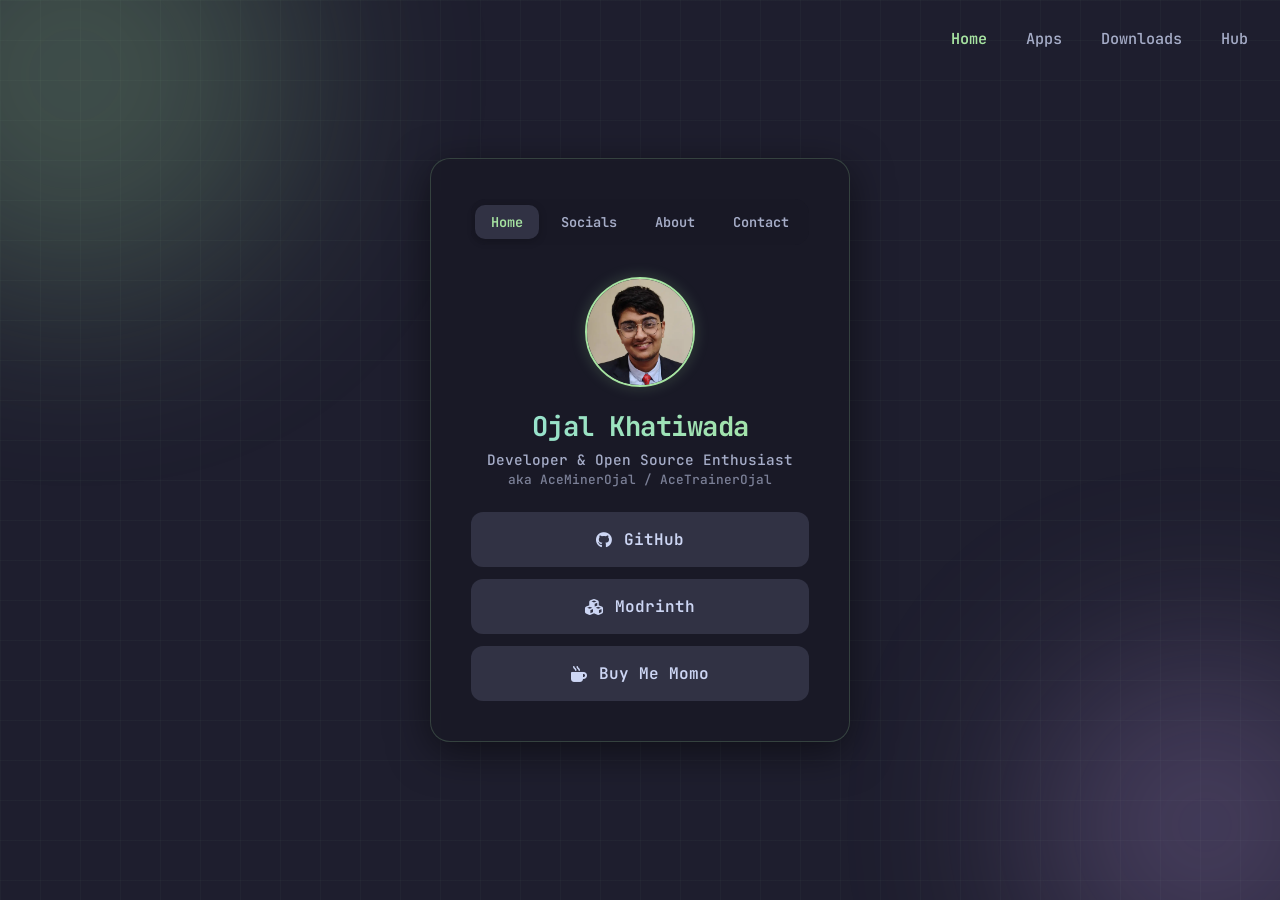
<file: index.html>
<!doctype html>
<html lang="en">
  <head>
    <meta charset="UTF-8" />
    <meta name="viewport" content="width=device-width, initial-scale=1.0" />

    <title>Ojal Khatiwada | AceMinerOjal | AceTrainerOjal</title>
    <meta name="robots" content="index, follow" />
    <meta
      name="description"
      content="Official portal of Ojal Khatiwada, also known as AceMinerOjal and AceTrainerOjal. Computer Science student, Arch Linux enthusiast, and Minecraft mod creator."
    />
    <meta
      name="keywords"
      content="Ojal Khatiwada, AceMinerOjal, AceTrainerOjal, Arch Linux, Hyprland, Minecraft Mods"
    />

    <meta
      property="og:title"
      content="Ojal Khatiwada (AceMinerOjal / AceTrainerOjal)"
    />
    <meta property="og:type" content="website" />
    <meta
      property="og:description"
      content="Developer & Open Source Enthusiast based in Nepal. Exploring Arch Linux and Minecraft modding."
    />
    <meta property="og:image" content="/favicon.ico" />
    <meta property="og:url" content="https://ojalkhatiwada.com.np" />

    <meta name="google-adsense-account" content="ca-pub-9043552187427888" />
    <script
      async
      src="https://pagead2.googlesyndication.com/pagead/js/adsbygoogle.js?client=ca-pub-9043552187427888"
      crossorigin="anonymous"
    ></script>

    <script type="application/ld+json">
      {
        "@context": "https://schema.org",
        "@type": "Person",
        "name": "Ojal Khatiwada",
        "alternateName": ["AceMinerOjal", "AceTrainerOjal", "AceOjal"],
        "url": "https://ojalkhatiwada.com.np",
        "image": "https://ojalkhatiwada.com.np/favicon.ico",
        "jobTitle": "Developer",
        "description": "Computer Science student and Open Source Developer specialized in Java, Lua, and Minecraft modding.",
        "sameAs": [
          "https://github.com/AceMinerOjal",
          "https://modrinth.com/user/AceMinerOjal",
          "https://www.instagram.com/ojalkhatiwada",
          "https://x.com/AceOjal"
        ]
      }
    </script>

    <link rel="icon" type="image/jpeg" href="/favicon.ico" />

    <link
      rel="stylesheet"
      href="https://cdnjs.cloudflare.com/ajax/libs/font-awesome/6.5.1/css/all.min.css"
    />
    <link rel="canonical" href="https://ojalkhatiwada.com.np/" />

    <link rel="stylesheet" href="/assets/css/style.css" />
  </head>
  <body>
    <div class="top-nav">
      <a href="/" class="nav-link active">Home</a>
      <a href="/apps/" class="nav-link">Apps</a>
      <a href="/downloads/" class="nav-link">Downloads</a>
      <a href="/hub/" class="nav-link">Hub</a>
    </div>
    <main>
      <div class="tabs">
        <button
          type="button"
          class="tab-btn active"
          onclick="showPage(event, 'home')"
        >
          Home
        </button>
        <button
          type="button"
          class="tab-btn"
          onclick="showPage(event, 'socials')"
        >
          Socials
        </button>
        <button
          type="button"
          class="tab-btn"
          onclick="showPage(event, 'about')"
        >
          About
        </button>
        <button
          type="button"
          class="tab-btn"
          onclick="showPage(event, 'contact')"
        >
          Contact
        </button>
      </div>

      <section id="home" class="page active">
        <img
          src="/assets/images/the-goat.webp"
          alt="Ojal Khatiwada (AceMinerOjal)"
          class="profile-pic"
        />
        <h1>Ojal Khatiwada</h1>
        <p class="tagline">
          Developer & Open Source Enthusiast<br />
          <span class="alias-text">aka AceMinerOjal / AceTrainerOjal</span>
        </p>
        <nav>
          <a
            href="https://github.com/AceMinerOjal"
            class="link-card"
            target="_blank"
            rel="noopener noreferrer"
          >
            <i class="fab fa-github"></i> <span>GitHub</span>
          </a>
          <a
            href="https://modrinth.com/user/AceMinerOjal"
            class="link-card"
            target="_blank"
            rel="noopener noreferrer"
          >
            <i class="fas fa-cubes"></i> <span>Modrinth</span>
          </a>
          <a
            href="https://buymemomo.com/AceTrainerOjal"
            class="link-card"
            target="_blank"
            rel="noopener noreferrer"
          >
            <i class="fas fa-mug-hot"></i> <span>Buy Me Momo</span>
          </a>
        </nav>
      </section>

      <section id="socials" class="page">
        <h2>Socials</h2>
        <nav>
          <a
            href="https://www.instagram.com/ojalkhatiwada"
            class="link-card"
            target="_blank"
            rel="noopener noreferrer"
          >
            <i class="fab fa-instagram"></i> <span>Instagram</span>
          </a>
          <a
            href="https://x.com/AceOjal"
            class="link-card"
            target="_blank"
            rel="noopener noreferrer"
          >
            <i class="fab fa-x-twitter"></i> <span>Twitter / X</span>
          </a>
        </nav>
      </section>

      <section id="about" class="page">
        <h2>About Ojal</h2>
        <p class="copy-text">
          As a Computer Science student, I find my peace in the terminal, where
          Arch Linux provides the clean slate I crave and Hyprland offers the
          perfect canvas for my workspace. My days are a rhythmic blend of
          crafting Minecraft mods for Modrinth, building games in Java or Lua,
          and the perpetual, obsessive refinement of my Neovim keybinds. It is a
          minimalist existence built on the quiet satisfaction of a custom
          dotfile, where every shortcut is a stroke of efficiency.
        </p>
      </section>

      <section id="contact" class="page">
        <h2>Contact</h2>
        <div class="grid">
          <div
            class="item-card"
            onclick="
              copyText('contact@ojalkhatiwada.com.np', 'Email address copied!')
            "
          >
            <i class="fas fa-envelope"></i> <span>Copy Email</span>
          </div>
          <div
            class="item-card"
            onclick="
              copyText('@acetrainerojal:matrix.org', 'Matrix ID copied!')
            "
          >
            <i class="fas fa-comments"></i> <span>Copy Matrix ID</span>
          </div>
          <a
            href="https://matrix.to/#/@acetrainerojal:matrix.org"
            class="item-card no-underline"
            target="_blank"
            rel="noopener noreferrer"
          >
            <i class="fas fa-external-link-alt"></i>
            <span>Message on Element</span>
          </a>
        </div>
        <p id="copy-toast" class="toast"></p>
      </section>
    </main>

    <script>
      function showPage(event, pageId) {
        document
          .querySelectorAll(".page")
          .forEach((p) => p.classList.remove("active"));
        document
          .querySelectorAll(".tab-btn")
          .forEach((b) => b.classList.remove("active"));

        document.getElementById(pageId).classList.add("active");
        event.currentTarget.classList.add("active");
      }

      function copyText(text, message) {
        navigator.clipboard.writeText(text).then(() => {
          const toast = document.getElementById("copy-toast");
          toast.innerText = message;
          toast.classList.add("show");
          setTimeout(() => toast.classList.remove("show"), 2000);
        });
      }
    </script>
  </body>
</html>
</file>
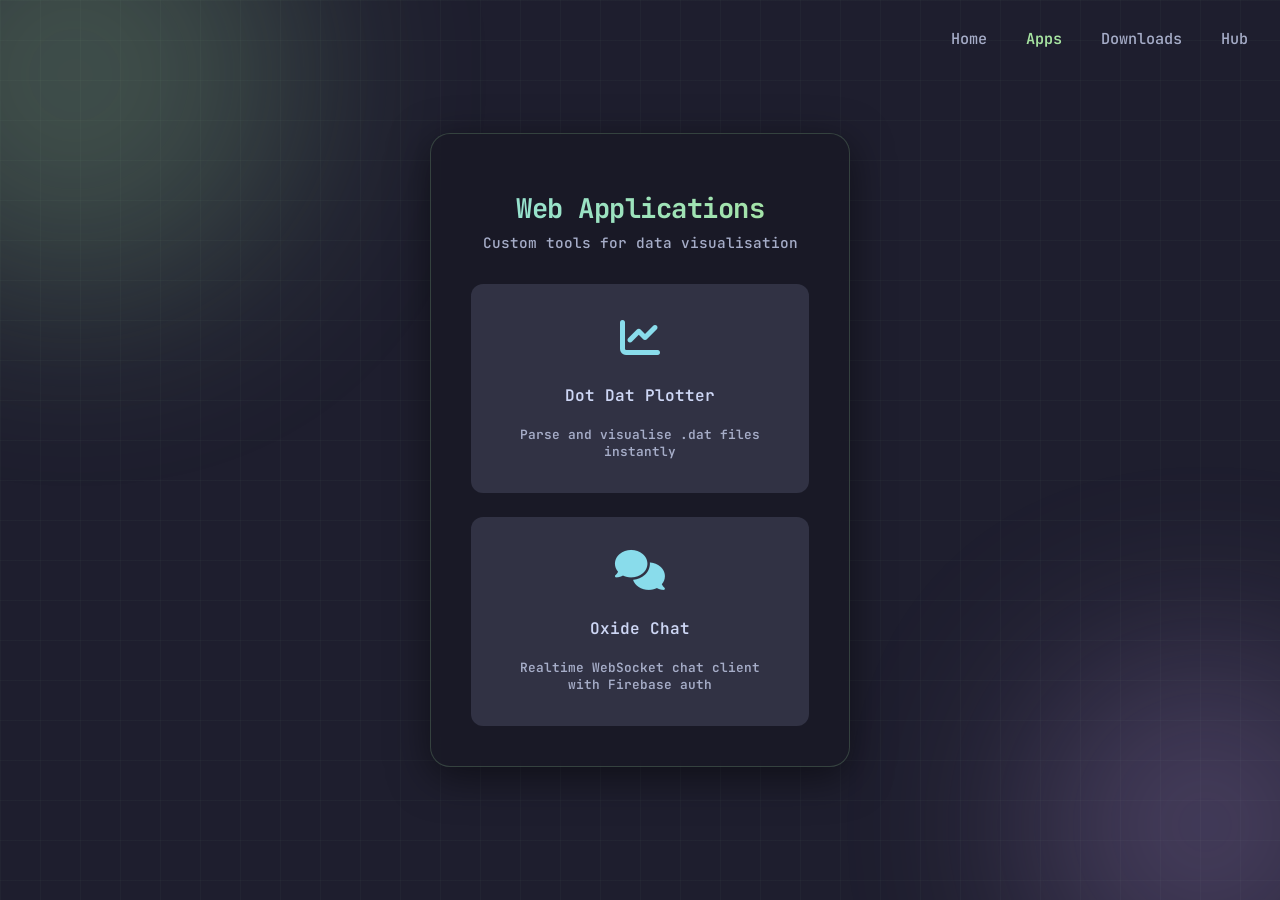
<file: apps/index.html>
<!doctype html>
<html lang="en">
  <head>
    <meta charset="UTF-8" />
    <meta name="viewport" content="width=device-width, initial-scale=1.0" />
    <title>Apps</title>
    <meta name="robots" content="index, follow" />
    <meta name="google-adsense-account" content="ca-pub-9043552187427888" />
    <script
      async
      src="https://pagead2.googlesyndication.com/pagead/js/adsbygoogle.js?client=ca-pub-9043552187427888"
      crossorigin="anonymous"
    ></script>
    <link
      rel="stylesheet"
      href="https://cdnjs.cloudflare.com/ajax/libs/font-awesome/6.5.1/css/all.min.css"
    />
    <link rel="canonical" href="https://ojalkhatiwada.com.np/apps/" />
    <link rel="stylesheet" href="/assets/css/style.css" />
    <link rel="icon" type="image/jpeg" href="/favicon.ico" />
  </head>
  <body>
    <div class="top-nav">
      <a href="/" class="nav-link">Home</a>
      <a href="/apps/" class="nav-link active">Apps</a>
      <a href="/downloads/" class="nav-link">Downloads</a>
      <a href="/hub/" class="nav-link">Hub</a>
    </div>

    <main>
      <section id="apps" class="page active">
        <h1>Web Applications</h1>
        <p class="tagline">Custom tools for data visualisation</p>

        <div class="grid">
          <a href="/web-apps/dot-dat-plotter/" class="item-card">
            <i class="fas fa-chart-line"></i>
            <span>Dot Dat Plotter</span>
            <p class="apps-card-desc">Parse and visualise .dat files instantly</p>
          </a>
          <a href="/web-apps/oxide-chat/" class="item-card">
            <i class="fas fa-comments"></i>
            <span>Oxide Chat</span>
            <p class="apps-card-desc">Realtime WebSocket chat client with Firebase auth</p>
          </a>
        </div>
      </section>
    </main>

  </body>
</html>
</file>
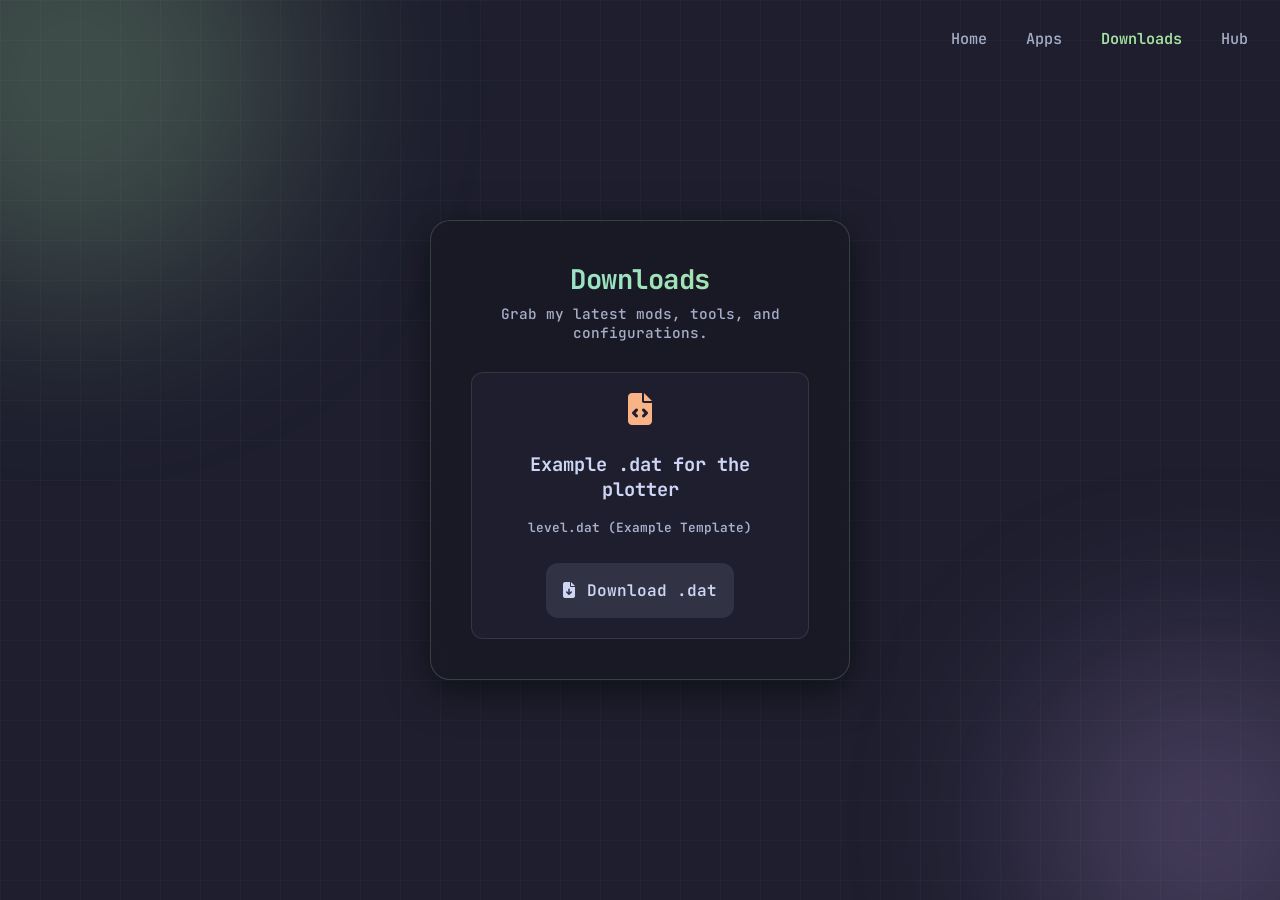
<file: downloads/index.html>
<!doctype html>
<html lang="en">
  <head>
    <meta charset="UTF-8" />
    <meta name="viewport" content="width=device-width, initial-scale=1.0" />
    <title>Downloads</title>
    <meta name="robots" content="index, follow" />
    <meta name="google-adsense-account" content="ca-pub-9043552187427888" />
    <script
      async
      src="https://pagead2.googlesyndication.com/pagead/js/adsbygoogle.js?client=ca-pub-9043552187427888"
      crossorigin="anonymous"
    ></script>

    <link
      rel="stylesheet"
      href="https://cdnjs.cloudflare.com/ajax/libs/font-awesome/6.5.1/css/all.min.css"
    />
    <link
      rel="canonical"
      href="https://ojalkhatiwada.com.np/downloads/"
    />
    <link rel="stylesheet" href="/assets/css/style.css" />
    <link rel="icon" type="image/jpeg" href="/favicon.ico" />
  </head>
  <body>
    <div class="top-nav">
      <a href="/" class="nav-link">Home</a>
      <a href="/apps/" class="nav-link">Apps</a>
      <a href="/downloads/" class="nav-link active">Downloads</a>
      <a href="/hub/" class="nav-link">Hub</a>
    </div>

    <main>
      <section id="downloads" class="page active">
        <h1>Downloads</h1>
        <p class="tagline">Grab my latest mods, tools, and configurations.</p>

        <div class="grid">
          <div class="item-card">
            <i class="fas fa-file-code download-file-icon"></i>
            <h3>Example .dat for the plotter</h3>
            <p class="download-item-desc">level.dat (Example Template)</p>

            <a
              href="/downloads/files/example.dat"
              download="example.dat"
              class="link-card"
            >
              <i class="fas fa-file-arrow-down"></i>
              <span>Download .dat</span>
            </a>
          </div>
        </div>
      </section>
    </main>

  </body>
</html>
</file>
<file: assets/css/style.css>
@import url("https://fonts.googleapis.com/css2?family=JetBrains+Mono:ital,wght@0,100..800;1,100..800&display=swap");

:root {
  --base: #1e1e2e;
  --mantle: #181825;
  --surface0: #313244;
  --text: #cdd6f4;
  --subtext0: #a6adc8;
  --subtext1: #bac2de;
  --green: #a6e3a1;
  --teal: #94e2d5;
  --sky: #89dceb;
  --mauve: #cba6f7;
}

* {
  margin: 0;
  padding: 0;
  box-sizing: border-box;
}

body {
  min-height: 100vh;
  font-family: "JetBrains Mono", monospace;
  display: flex;
  justify-content: center;
  align-items: center;
  padding: 1.5rem;
  color: var(--text);
  background-color: var(--base);
  overflow-x: hidden;
  background-image:
    linear-gradient(rgba(166, 227, 161, 0.03) 1px, transparent 1px),
    linear-gradient(90deg, rgba(166, 227, 161, 0.03) 1px, transparent 1px);
  background-size: 40px 40px;
  background-attachment: fixed;
}

body::before,
body::after {
  content: "";
  position: fixed;
  border-radius: 50%;
  filter: blur(100px);
  z-index: -1;
  opacity: 0.25;
  animation: float 25s infinite alternate ease-in-out;
  pointer-events: none;
}

body::before {
  width: 450px;
  height: 450px;
  background: var(--green);
  top: -150px;
  left: -150px;
}

body::after {
  width: 350px;
  height: 350px;
  background: var(--mauve);
  bottom: -100px;
  right: -100px;
  animation-delay: -7s;
}

@keyframes float {
  0% {
    transform: translate(0, 0) scale(1);
  }
  50% {
    transform: translate(120px, 80px) scale(1.1);
  }
  100% {
    transform: translate(-80px, 120px) scale(0.9);
  }
}

main {
  text-align: center;
  background: rgba(24, 24, 37, 0.75);
  backdrop-filter: blur(12px);
  padding: 2.5rem;
  border-radius: 20px;
  max-width: 420px;
  width: 100%;
  border: 1px solid rgba(166, 227, 161, 0.2);
  box-shadow: 0 10px 40px rgba(0, 0, 0, 0.5);
  animation: entry 0.6s cubic-bezier(0.16, 1, 0.3, 1);
  position: relative;
  z-index: 10;
}

@keyframes entry {
  from {
    opacity: 0;
    transform: translateY(20px) scale(0.98);
  }
  to {
    opacity: 1;
    transform: translateY(0) scale(1);
  }
}

/* Tab Navigation */
.tabs {
  display: flex;
  justify-content: center;
  gap: 6px;
  margin-bottom: 2rem;
  background: var(--mantle);
  padding: 6px;
  border-radius: 14px;
}

.tab-btn {
  background: transparent;
  border: none;
  color: var(--subtext0);
  padding: 8px 16px;
  cursor: pointer;
  border-radius: 10px;
  font-weight: 600;
  font-size: 0.85rem;
  transition: 0.2s ease;
  font-family: inherit;
  opacity: 0;
  animation: subtlePop 0.45s ease forwards;
}

.tab-btn.active {
  background: var(--surface0);
  color: var(--green);
  box-shadow: 0 2px 8px rgba(0, 0, 0, 0.2);
}

.tab-btn:nth-child(1) {
  animation-delay: 0.05s;
}

.tab-btn:nth-child(2) {
  animation-delay: 0.1s;
}

.tab-btn:nth-child(3) {
  animation-delay: 0.15s;
}

.tab-btn:nth-child(4) {
  animation-delay: 0.2s;
}

.page {
  display: none;
}
.page.active {
  display: block;
  animation: fadeIn 0.4s ease;
}

@keyframes fadeIn {
  from {
    opacity: 0;
    transform: translateY(10px);
  }
  to {
    opacity: 1;
    transform: translateY(0);
  }
}

@keyframes subtlePop {
  from {
    opacity: 0;
    transform: translateY(8px) scale(0.98);
  }
  to {
    opacity: 1;
    transform: translateY(0) scale(1);
  }
}

/* Profile Elements */
.profile-pic {
  width: 110px;
  height: 110px;
  border-radius: 50%;
  border: 2px solid var(--green);
  object-fit: cover;
  margin-bottom: 1rem;
  box-shadow: 0 0 15px rgba(166, 227, 161, 0.2);
}

.avatar-sm {
  width: 30px;
  height: 30px;
  border-radius: 50%;
  border: 1px solid var(--green);
  object-fit: cover;
  margin: 0;
}

/* Forum User Avatar Fix */
#user_info {
  display: flex;
  align-items: center;
  justify-content: center;
  gap: 12px;
  margin-bottom: 1.5rem;
}

#user_avatar {
  width: 40px;
  height: 40px;
  margin-bottom: 0;
  border-width: 1px;
}

h1 {
  font-size: 1.7rem;
  margin-bottom: 0.4rem;
  background: linear-gradient(
    90deg,
    var(--teal),
    var(--green),
    var(--mauve),
    var(--teal)
  );
  background-size: 300%;
  animation: gradientShift 6s linear infinite;
  -webkit-background-clip: text;
  -webkit-text-fill-color: transparent;
  letter-spacing: -0.5px;
}

@keyframes gradientShift {
  from {
    background-position: 0%;
  }
  to {
    background-position: 300%;
  }
}

h2 {
  color: var(--green);
  margin-bottom: 1.5rem;
  font-size: 1.4rem;
}

.tagline {
  color: var(--subtext0);
  margin-bottom: 1.5rem;
  font-size: 0.9rem;
  font-weight: 500;
}

/* Layout Grids */
main nav,
.grid {
  display: flex;
  flex-direction: column;
  gap: 0.75rem;
}

.link-card,
.item-card {
  display: flex;
  align-items: center;
  justify-content: center;
  gap: 12px;
  background: var(--surface0);
  color: var(--text);
  text-decoration: none;
  padding: 1rem;
  border-radius: 12px;
  font-weight: 600;
  transition: 0.2s ease;
  border: 1px solid transparent;
  cursor: pointer;
  opacity: 0;
  animation: cardRise 0.5s ease forwards;
}

.link-card:hover,
.item-card:hover {
  background: rgba(166, 227, 161, 0.1);
  border-color: var(--green);
  color: var(--green);
  transform: translateX(6px);
  box-shadow: 0 0 20px rgba(166, 227, 161, 0.25);
}

main nav > .link-card:nth-child(1),
.grid > .item-card:nth-child(1),
.grid > .link-card:nth-child(1) {
  animation-delay: 0.05s;
}

main nav > .link-card:nth-child(2),
.grid > .item-card:nth-child(2),
.grid > .link-card:nth-child(2) {
  animation-delay: 0.1s;
}

main nav > .link-card:nth-child(3),
.grid > .item-card:nth-child(3),
.grid > .link-card:nth-child(3) {
  animation-delay: 0.15s;
}

main nav > .link-card:nth-child(4),
.grid > .item-card:nth-child(4),
.grid > .link-card:nth-child(4) {
  animation-delay: 0.2s;
}

@keyframes cardRise {
  from {
    opacity: 0;
    transform: translateY(12px);
  }
  to {
    opacity: 1;
    transform: translateY(0);
  }
}

/* Messaging/Toasts */
.toast {
  font-size: 0.85rem;
  color: var(--green);
  opacity: 0;
  transform: translateY(-10px);
  transition: 0.4s cubic-bezier(0.175, 0.885, 0.32, 1.275);
  pointer-events: none;
  height: 0;
  overflow: hidden;
}

.toast.show {
  opacity: 1;
  height: 40px;
  margin-top: 15px;
  transform: translateY(0);
}

/* Header Nav */
.top-nav {
  position: absolute;
  top: 20px;
  right: 20px;
  display: flex;
  flex-direction: row;
  align-items: center;
  flex-wrap: wrap;
  gap: 15px;
  z-index: 1000;
}

.nav-link {
  text-decoration: none;
  color: var(--subtext0);
  font-weight: 500;
  font-size: 0.95rem;
  padding: 8px 12px;
  border-radius: 8px;
  transition: 0.3s ease;
  opacity: 0;
  animation: navSlideIn 0.5s ease forwards;
}

.nav-link:hover {
  color: var(--text);
  background-color: var(--surface0);
}

.nav-link.active {
  color: var(--green);
  font-weight: 600;
}

.nav-link:nth-child(1) {
  animation-delay: 0.05s;
}

.nav-link:nth-child(2) {
  animation-delay: 0.1s;
}

.nav-link:nth-child(3) {
  animation-delay: 0.15s;
}

.nav-link:nth-child(4) {
  animation-delay: 0.2s;
}

@keyframes navSlideIn {
  from {
    opacity: 0;
    transform: translateY(-6px);
  }
  to {
    opacity: 1;
    transform: translateY(0);
  }
}

/* Shared Utilities */
.alias-text {
  font-size: 0.8rem;
  opacity: 0.7;
}

.copy-text {
  font-size: 0.9rem;
  line-height: 1.6;
  text-align: left;
  color: var(--subtext0);
}

.no-underline {
  text-decoration: none;
}

.auth-title {
  margin-bottom: 0.5rem;
}

.auth-actions {
  display: flex;
  flex-direction: column;
  gap: 1rem;
  margin-top: 2rem;
}

.main-wide {
  max-width: 600px !important;
}

.section-gap {
  margin-bottom: 1.5rem;
}

.hub-user-name {
  color: var(--green);
  font-weight: 600;
}

.hub-action-link {
  text-decoration: none;
  padding: 4px 8px;
}

.hub-action-login {
  color: var(--sky);
}

.hub-action-chat {
  color: var(--teal);
}

.hub-action-logout {
  color: var(--mauve);
  padding: 4px 8px;
}

.editor-block {
  margin-bottom: 2rem;
}

.field-thread {
  min-height: 120px;
  margin-top: 0.75rem;
}

.field-bug {
  min-height: 80px;
}

.row-end {
  display: flex;
  justify-content: flex-end;
  margin-top: 1rem;
}

.icon-gap {
  margin-right: 8px;
}

.author-name-thread {
  color: var(--sky);
}

.author-name-reply {
  color: var(--teal);
}

.meta-time {
  margin-left: auto;
  color: var(--subtext0);
}

.reply-actions {
  display: flex;
  justify-content: flex-end;
  margin-top: 0.5rem;
}

.bug-header {
  display: flex;
  justify-content: space-between;
  align-items: center;
}

.bug-title {
  margin: 10px 0 5px;
  font-size: 1rem;
  color: var(--text);
}

.bug-desc {
  font-size: 0.85rem;
  color: var(--subtext0);
}

@media (max-width: 640px) {
  body {
    padding-top: 4.25rem;
  }

  .top-nav {
    left: 50%;
    right: auto;
    top: 10px;
    transform: translateX(-50%);
    gap: 8px;
    justify-content: center;
  }

  .nav-link {
    font-size: 0.85rem;
    padding: 6px 10px;
  }
}

/* Form Styling */
input,
textarea {
  display: block;
  width: 100%;
  padding: 1rem;
  margin-bottom: 0.5rem;
  background-color: var(--mantle);
  color: var(--text);
  border: 1px solid var(--surface0);
  border-radius: 12px;
  font-family: inherit;
  font-size: 0.9rem;
  outline: none;
  appearance: none;
  transition:
    border-color 0.3s ease,
    box-shadow 0.3s ease;
}

input:focus,
textarea:focus {
  border-color: var(--green);
  box-shadow: 0 0 12px rgba(166, 227, 161, 0.15);
}

input::placeholder {
  color: var(--subtext0);
  opacity: 0.5;
}

/* Post Cards */
.post-card {
  background: var(--mantle);
  border: 1px solid var(--surface0);
  border-radius: 16px;
  padding: 1.5rem;
  margin-bottom: 1rem;
  transition:
    transform 0.2s ease,
    border-color 0.2s ease;
}

.post-card:hover {
  border-color: var(--teal);
  transform: translateY(-2px);
}

.post-header {
  display: flex;
  align-items: center;
  gap: 12px;
  margin-bottom: 1rem;
  border-bottom: 1px solid var(--surface0);
  padding-bottom: 0.5rem;
}

.post-content {
  line-height: 1.6;
  font-size: 0.95rem;
  white-space: pre-wrap;
  text-align: left;
}

.thread-root {
  text-align: left;
}

@media (prefers-reduced-motion: reduce) {
  *,
  *::before,
  *::after {
    animation: none !important;
    transition: none !important;
  }
}

.thread-clickable {
  cursor: pointer;
}

.thread-title {
  margin: 0 0 0.6rem;
  color: var(--green);
  font-size: 1rem;
}

.thread-meta {
  margin-top: 1rem;
  display: flex;
  gap: 8px;
  justify-content: space-between;
  align-items: center;
  color: var(--subtext0);
  font-size: 0.8rem;
  flex-wrap: wrap;
}

.thread-replies {
  margin-top: 1rem;
  border-top: 1px solid var(--surface0);
  padding-top: 0.75rem;
}

.thread-reply {
  border: 1px solid var(--surface0);
  border-radius: 10px;
  background: rgba(137, 180, 250, 0.05);
  padding: 0.75rem;
  margin-top: 0.6rem;
}

.thread-reply-header {
  margin-bottom: 0.5rem;
  border-bottom: 0;
  padding-bottom: 0;
}

.reply-editor {
  margin-top: 0.9rem;
  border-top: 1px dashed var(--surface0);
  padding-top: 0.9rem;
}

.thread-reply-input {
  min-height: 80px;
}

.thread-view-header {
  margin-bottom: 0.75rem;
  text-align: left;
}

.thread-back-link {
  color: var(--sky);
  text-decoration: none;
  font-size: 0.8rem;
  font-weight: 700;
}

.thread-back-link:hover {
  color: var(--green);
  text-decoration: underline;
}

/* Forum Utilities */
.search-wrapper {
  position: relative;
  margin-bottom: 1.5rem;
}

.search-wrapper i {
  position: absolute;
  left: 15px;
  top: 50%;
  transform: translateY(-50%);
  color: var(--subtext0);
  z-index: 5;
}

#global_search {
  padding-left: 45px;
  margin-bottom: 0;
  text-align: left;
}

.post-card.bug {
  border-left: 4px solid var(--mauve);
  text-align: left;
}

.bug-id {
  color: var(--mauve);
  font-weight: bold;
  font-size: 0.8rem;
}

.status-badge {
  background: var(--surface0);
  padding: 2px 8px;
  border-radius: 4px;
  font-size: 0.7rem;
  color: var(--green);
}

#submit_thread,
#submit_bug,
.thread-reply-submit,
.thread-reply-toggle {
  background: var(--surface0);
  color: var(--green);
  border: 1px solid var(--green);
  padding: 10px 24px;
  border-radius: 10px;
  font-family: "JetBrains Mono", monospace;
  font-weight: 700;
  font-size: 0.85rem;
  text-transform: uppercase;
  letter-spacing: 1px;
  cursor: pointer;
  transition: all 0.3s cubic-bezier(0.4, 0, 0.2, 1);
  position: relative;
  overflow: hidden;
}

#submit_thread:hover,
#submit_bug:hover,
.thread-reply-submit:hover,
.thread-reply-toggle:hover {
  background: var(--green);
  color: var(--base);
  box-shadow: 0 0 20px rgba(166, 227, 161, 0.4);
  transform: translateY(-2px);
}

#submit_thread:active,
#submit_bug:active,
.thread-reply-submit:active,
.thread-reply-toggle:active {
  transform: translateY(1px) scale(0.98);
  box-shadow: 0 0 10px rgba(166, 227, 161, 0.2);
}

#submit_thread:hover::after,
#submit_bug:hover::after,
.thread-reply-submit:hover::after,
.thread-reply-toggle:hover::after {
  content: "";
  position: absolute;
  top: 0;
  left: -100%;
  width: 100%;
  height: 100%;
  background: linear-gradient(
    90deg,
    transparent,
    rgba(255, 255, 255, 0.2),
    transparent
  );
  animation: shine 1.5s infinite;
}

.thread-reply-toggle {
  padding: 6px 14px;
  font-size: 0.75rem;
}

@keyframes shine {
  to {
    left: 100%;
  }
}

#posts_list,
#bugs_list {
  margin-top: 1rem;
}

/* Apps Page */
#apps .grid {
  display: grid;
  grid-template-columns: repeat(auto-fit, minmax(200px, 1fr));
  gap: 1.5rem;
  margin-top: 2rem;
  width: 100%;
  max-width: 800px;
}

#apps h1 {
  margin-top: 1rem;
}

#apps .item-card {
  cursor: pointer;
  display: flex;
  flex-direction: column;
  align-items: center;
  justify-content: center;
  padding: 2rem;
  transition:
    transform 0.2s,
    background 0.2s;
  font-family: inherit;
}

#apps .item-card:hover {
  transform: translateY(-5px);
  background: var(--mantle);
  border-color: var(--mauve);
}

#apps .item-card i {
  font-size: 2.5rem;
  margin-bottom: 1rem;
  color: var(--sky);
}

.apps-card-desc {
  font-size: 0.8rem;
  margin-top: 0.5rem;
  color: var(--subtext0);
}

/* Downloads Page */
#downloads .grid {
  display: grid;
  grid-template-columns: repeat(auto-fit, minmax(250px, 1fr));
  gap: 20px;
  margin-top: 30px;
  width: 100%;
  max-width: 800px;
}

#downloads .item-card {
  background: var(--base);
  padding: 20px;
  border-radius: 12px;
  border: 1px solid rgba(255, 255, 255, 0.1);
  text-align: center;
  display: flex;
  flex-direction: column;
  align-items: center;
  transition: transform 0.2s;
}

#downloads .item-card:hover {
  transform: translateY(-5px);
  border-color: var(--mauve);
}

#downloads .item-card h3 {
  margin: 15px 0 5px 0;
}

.download-file-icon {
  font-size: 2rem;
  color: #fab387;
}

.download-item-desc {
  font-size: 0.8rem;
  opacity: 0.8;
  margin-bottom: 15px;
}

/* Dot Dat Plotter Page */
.plotter-card {
  max-width: 950px;
  margin-top: 80px;
}

.drop-zone {
  margin: 2rem 0;
  padding: 2.5rem;
  border: 2px dashed var(--surface0);
  border-radius: 15px;
  background: var(--mantle);
  cursor: pointer;
  transition: all 0.3s ease;
  display: flex;
  flex-direction: column;
  align-items: center;
  gap: 1rem;
  color: var(--subtext0);
}

.drop-zone:hover,
.drop-zone.dragover {
  border-color: var(--green);
  background: var(--mantle);
  color: var(--green);
}

.drop-zone i {
  font-size: 2.5rem;
}

.controls {
  display: flex;
  gap: 1rem;
  margin-top: 1rem;
  flex-wrap: wrap;
}

.btn {
  background: var(--surface0);
  color: var(--text);
  border: none;
  padding: 0.6rem 1rem;
  border-radius: 8px;
  cursor: pointer;
  font-family: inherit;
  font-weight: 600;
  transition: 0.2s;
}

.btn:hover {
  background: var(--green);
  color: #111;
}

.chart-container {
  position: relative;
  height: 450px;
  width: 100%;
  margin-top: 1.5rem;
  background: var(--base);
  padding: 1rem;
  border-radius: 12px;
}

/* Oxide Chat Frontend Page */
.chat-card {
  max-width: 900px;
  margin-top: 80px;
}

.chat-card .btn {
  border: 1px solid transparent;
}

.chat-action-row .btn {
  transition:
    background-color 0.2s ease,
    border-color 0.2s ease,
    color 0.2s ease,
    transform 0.2s ease,
    box-shadow 0.2s ease;
}

#connectBtn {
  border-color: rgba(166, 227, 161, 0.55);
  background: rgba(166, 227, 161, 0.1);
}

#connectBtn:hover:not(:disabled) {
  background: rgba(166, 227, 161, 0.2);
  border-color: var(--green);
  color: var(--green);
  transform: translateY(-1px);
}

#connectBtn.is-connected {
  border-color: rgba(137, 220, 235, 0.55);
  background: rgba(137, 220, 235, 0.12);
  color: var(--sky);
}

#connectBtn.is-connected:hover:not(:disabled) {
  border-color: var(--sky);
  background: rgba(137, 220, 235, 0.2);
}

#disconnectBtn {
  border-color: rgba(203, 166, 247, 0.55);
  background: rgba(203, 166, 247, 0.1);
}

#disconnectBtn:hover:not(:disabled) {
  background: rgba(203, 166, 247, 0.2);
  border-color: var(--mauve);
  color: var(--mauve);
  transform: translateY(-1px);
}

.chat-card .btn:disabled {
  opacity: 0.5;
  box-shadow: none;
  transform: none;
  filter: grayscale(0.2);
  cursor: not-allowed;
}

.chat-card .btn.row {
  width: 100%;
}

.chat-shell.hidden,
#authPanel.hidden {
  display: none;
}

.chat-controls {
  margin-top: 1rem;
  display: grid;
  grid-template-columns: 1fr;
  gap: 0.8rem;
}

.chat-action-row {
  display: grid;
  grid-template-columns: repeat(2, minmax(140px, 1fr));
  gap: 0.75rem;
}

.chat-status {
  text-align: left;
  color: var(--subtext0);
  font-size: 0.85rem;
}

.messages {
  margin-top: 1rem;
  text-align: left;
  background: var(--base);
  border: 1px solid var(--surface0);
  border-radius: 12px;
  min-height: 280px;
  max-height: 44vh;
  overflow-y: auto;
  padding: 0.75rem;
}

.messages li {
  list-style: none;
}

.message {
  display: flex;
  align-items: flex-start;
  gap: 0.65rem;
  border-radius: 10px;
  border: 1px solid rgba(137, 180, 250, 0.32);
  background: rgba(17, 17, 27, 0.75);
  padding: 0.65rem 0.75rem;
  margin-bottom: 0.6rem;
}

.message-avatar {
  width: 34px;
  height: 34px;
  border-radius: 50%;
  border: 1px solid rgba(205, 214, 244, 0.35);
  object-fit: cover;
  flex-shrink: 0;
}

.message-content {
  min-width: 0;
  flex: 1;
}

.message.me {
  border-color: rgba(166, 227, 161, 0.45);
}

.message .meta {
  font-size: 0.72rem;
  color: var(--subtext0);
}

.message .body {
  margin-top: 0.25rem;
  word-break: break-word;
  color: var(--text);
}

.chat-composer {
  margin-top: 1rem;
  display: grid;
  grid-template-columns: 1fr auto;
  gap: 0.75rem;
}

.chat-headline {
  margin-bottom: 1rem;
}

.chat-alt-link {
  margin-top: 0.75rem;
}

.chat-link-sky {
  color: var(--sky);
}

.chat-user-row {
  display: flex;
  align-items: center;
  justify-content: space-between;
  gap: 1rem;
}

.profile {
  display: flex;
  align-items: center;
  gap: 0.7rem;
  min-width: 0;
}

.profile-avatar {
  width: 44px;
  height: 44px;
  border-radius: 50%;
  border: 1px solid rgba(137, 180, 250, 0.45);
  object-fit: cover;
  flex-shrink: 0;
}

.profile-meta {
  display: flex;
  flex-direction: column;
  gap: 0.15rem;
  min-width: 0;
}

.profile-meta p {
  overflow: hidden;
  text-overflow: ellipsis;
  white-space: nowrap;
}

.chat-user-chip {
  color: var(--subtext0);
  font-size: 0.78rem;
  word-break: break-word;
}

.chat-user-id {
  color: var(--subtext1);
  font-size: 0.72rem;
  word-break: break-all;
  opacity: 0.9;
}

@media (max-width: 720px) {
  .chat-action-row {
    grid-template-columns: 1fr;
  }

  .chat-composer {
    grid-template-columns: 1fr;
  }
}
</file>
